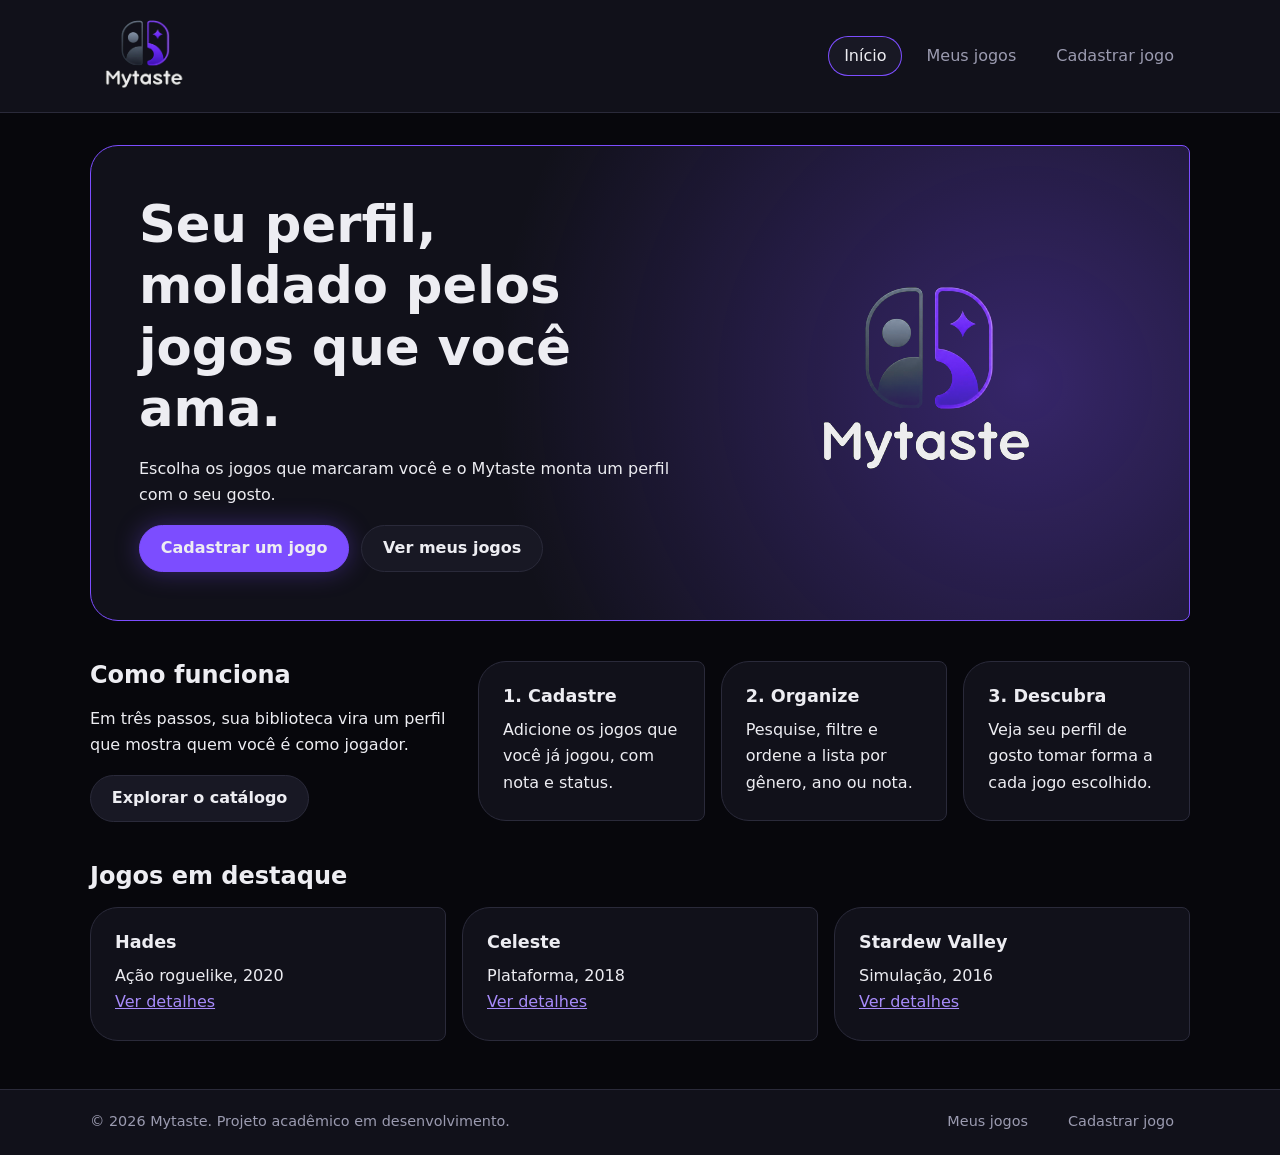
<file: index.html>
<!DOCTYPE html>
<html lang="pt-BR">
<head>
  <meta charset="UTF-8">
  <meta name="viewport" content="width=device-width, initial-scale=1">
  <meta name="description" content="Mytaste: um perfil personalizado a partir dos jogos que você escolhe.">
  <title>Mytaste | Início</title>
  <link rel="icon" href="assets/img/logo-mark.png">
  <link rel="stylesheet" href="assets/css/style.css">
</head>
<body>
  <header class="site-header">
    <a class="brand" href="index.html"><img src="assets/img/logo-completa.png" alt="Mytaste, página inicial" width="480" height="415"></a>
    <nav aria-label="Principal">
      <ul>
        <li><a href="index.html" aria-current="page">Início</a></li>
        <li><a href="pages/jogos.html">Meus jogos</a></li>
        <li><a href="pages/cadastro.html">Cadastrar jogo</a></li>
      </ul>
    </nav>
  </header>

  <main>
    <section class="hero card" aria-labelledby="hero-titulo">
      <div>
        <h1 id="hero-titulo">Seu perfil, moldado pelos jogos que você ama.</h1>
        <p>Escolha os jogos que marcaram você e o Mytaste monta um perfil com o seu gosto.</p>
        <div class="cta">
          <a class="btn btn-primary" href="pages/cadastro.html">Cadastrar um jogo</a>
          <a class="btn" href="pages/jogos.html">Ver meus jogos</a>
        </div>
      </div>
      <img src="assets/img/logo-completa.png" alt="" width="300" height="285">
    </section>

    <section class="split" aria-labelledby="como-titulo">
      <div>
        <h2 id="como-titulo">Como funciona</h2>
        <p>Em três passos, sua biblioteca vira um perfil que mostra quem você é como jogador.</p>
        <a class="btn" href="pages/jogos.html">Explorar o catálogo</a>
      </div>
      <div class="cards">
        <article class="card stack">
          <h3>1. Cadastre</h3>
          <p>Adicione os jogos que você já jogou, com nota e status.</p>
        </article>
        <article class="card stack">
          <h3>2. Organize</h3>
          <p>Pesquise, filtre e ordene a lista por gênero, ano ou nota.</p>
        </article>
        <article class="card stack">
          <h3>3. Descubra</h3>
          <p>Veja seu perfil de gosto tomar forma a cada jogo escolhido.</p>
        </article>
      </div>
    </section>

    <section aria-labelledby="destaques-titulo">
      <h2 id="destaques-titulo">Jogos em destaque</h2>
      <ul class="cards lista-limpa">
        <li class="card stack"><h3>Hades</h3><p>Ação roguelike, 2020</p><a href="pages/detalhes.html">Ver detalhes</a></li>
        <li class="card stack"><h3>Celeste</h3><p>Plataforma, 2018</p><a href="pages/detalhes.html">Ver detalhes</a></li>
        <li class="card stack"><h3>Stardew Valley</h3><p>Simulação, 2016</p><a href="pages/detalhes.html">Ver detalhes</a></li>
      </ul>
    </section>
  </main>

  <footer class="site-footer">
    <p>© 2026 Mytaste. Projeto acadêmico em desenvolvimento.</p>
    <nav aria-label="Rodapé">
      <ul>
        <li><a href="pages/jogos.html">Meus jogos</a></li>
        <li><a href="pages/cadastro.html">Cadastrar jogo</a></li>
      </ul>
    </nav>
  </footer>
</body>
</html>
</file>
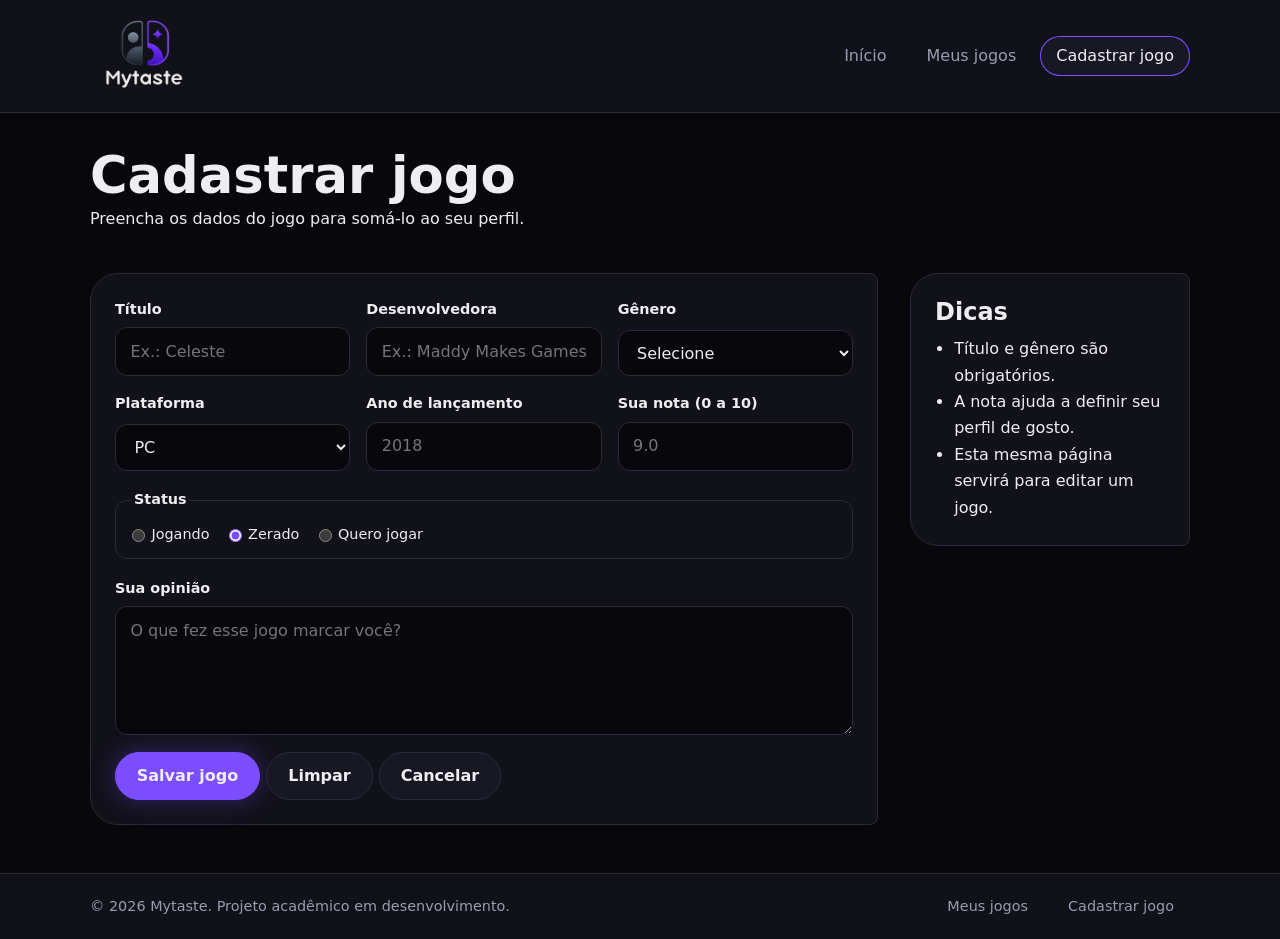
<file: pages/detalhes.html>
<!DOCTYPE html>
<html lang="pt-BR">
<head>
  <meta charset="UTF-8">
  <meta name="viewport" content="width=device-width, initial-scale=1">
  <meta name="description" content="Cadastre um jogo no Mytaste.">
  <title>Mytaste | Cadastrar jogo</title>
  <link rel="icon" href="../assets/img/logo-mark.png">
  <link rel="stylesheet" href="../assets/css/style.css">
</head>
<body>
  <header class="site-header">
    <a class="brand" href="../index.html"><img src="../assets/img/logo-completa.png" alt="Mytaste, página inicial" width="480" height="415"></a>
    <nav aria-label="Principal">
      <ul>
        <li><a href="../index.html">Início</a></li>
        <li><a href="jogos.html">Meus jogos</a></li>
        <li><a href="cadastro.html" aria-current="page">Cadastrar jogo</a></li>
      </ul>
    </nav>
  </header>

  <main>
    <div class="page-title">
      <div>
        <h1>Cadastrar jogo</h1>
        <p>Preencha os dados do jogo para somá-lo ao seu perfil.</p>
      </div>
    </div>

    <div class="layout">
      <section class="card" aria-labelledby="form-titulo">
        <h2 id="form-titulo" class="sr-only">Formulário do jogo</h2>
        <!-- Sem backend nesta etapa: GET evita erro em servidor estático. Trocar por POST e action real depois. -->
        <form action="#" method="get">
          <div class="form-grid">
            <div class="field">
              <label for="titulo">Título</label>
              <input type="text" id="titulo" name="titulo" required placeholder="Ex.: Celeste">
            </div>
            <div class="field">
              <label for="desenvolvedora">Desenvolvedora</label>
              <input type="text" id="desenvolvedora" name="desenvolvedora" placeholder="Ex.: Maddy Makes Games">
            </div>
            <div class="field">
              <label for="genero">Gênero</label>
              <select id="genero" name="genero" required>
                <option value="">Selecione</option>
                <option value="acao">Ação</option>
                <option value="rpg">RPG</option>
                <option value="plataforma">Plataforma</option>
                <option value="simulacao">Simulação</option>
                <option value="estrategia">Estratégia</option>
              </select>
            </div>
            <div class="field">
              <label for="plataforma">Plataforma</label>
              <select id="plataforma" name="plataforma">
                <option value="pc">PC</option>
                <option value="playstation">PlayStation</option>
                <option value="xbox">Xbox</option>
                <option value="switch">Nintendo Switch</option>
                <option value="mobile">Celular</option>
              </select>
            </div>
            <div class="field">
              <label for="ano">Ano de lançamento</label>
              <input type="number" id="ano" name="ano" min="1970" max="2030" placeholder="2018">
            </div>
            <div class="field">
              <label for="nota">Sua nota (0 a 10)</label>
              <input type="number" id="nota" name="nota" min="0" max="10" step="0.1" placeholder="9.0">
            </div>
          </div>

          <fieldset>
            <legend>Status</legend>
            <label><input type="radio" name="status" value="jogando"> Jogando</label>
            <label><input type="radio" name="status" value="zerado" checked> Zerado</label>
            <label><input type="radio" name="status" value="quero"> Quero jogar</label>
          </fieldset>

          <div class="field">
            <label for="descricao">Sua opinião</label>
            <textarea id="descricao" name="descricao" rows="4" placeholder="O que fez esse jogo marcar você?"></textarea>
          </div>

          <div class="actions">
            <button class="btn btn-primary" type="submit">Salvar jogo</button>
            <button class="btn" type="reset">Limpar</button>
            <a class="btn" href="jogos.html">Cancelar</a>
          </div>
        </form>
      </section>

      <aside class="card stack" aria-labelledby="dicas-titulo">
        <h2 id="dicas-titulo">Dicas</h2>
        <ul>
          <li>Título e gênero são obrigatórios.</li>
          <li>A nota ajuda a definir seu perfil de gosto.</li>
          <li>Esta mesma página servirá para editar um jogo.</li>
        </ul>
      </aside>
    </div>
  </main>

  <footer class="site-footer">
    <p>© 2026 Mytaste. Projeto acadêmico em desenvolvimento.</p>
    <nav aria-label="Rodapé">
      <ul>
        <li><a href="jogos.html">Meus jogos</a></li>
        <li><a href="cadastro.html">Cadastrar jogo</a></li>
      </ul>
    </nav>
  </footer>
</body>
</html>
</file>
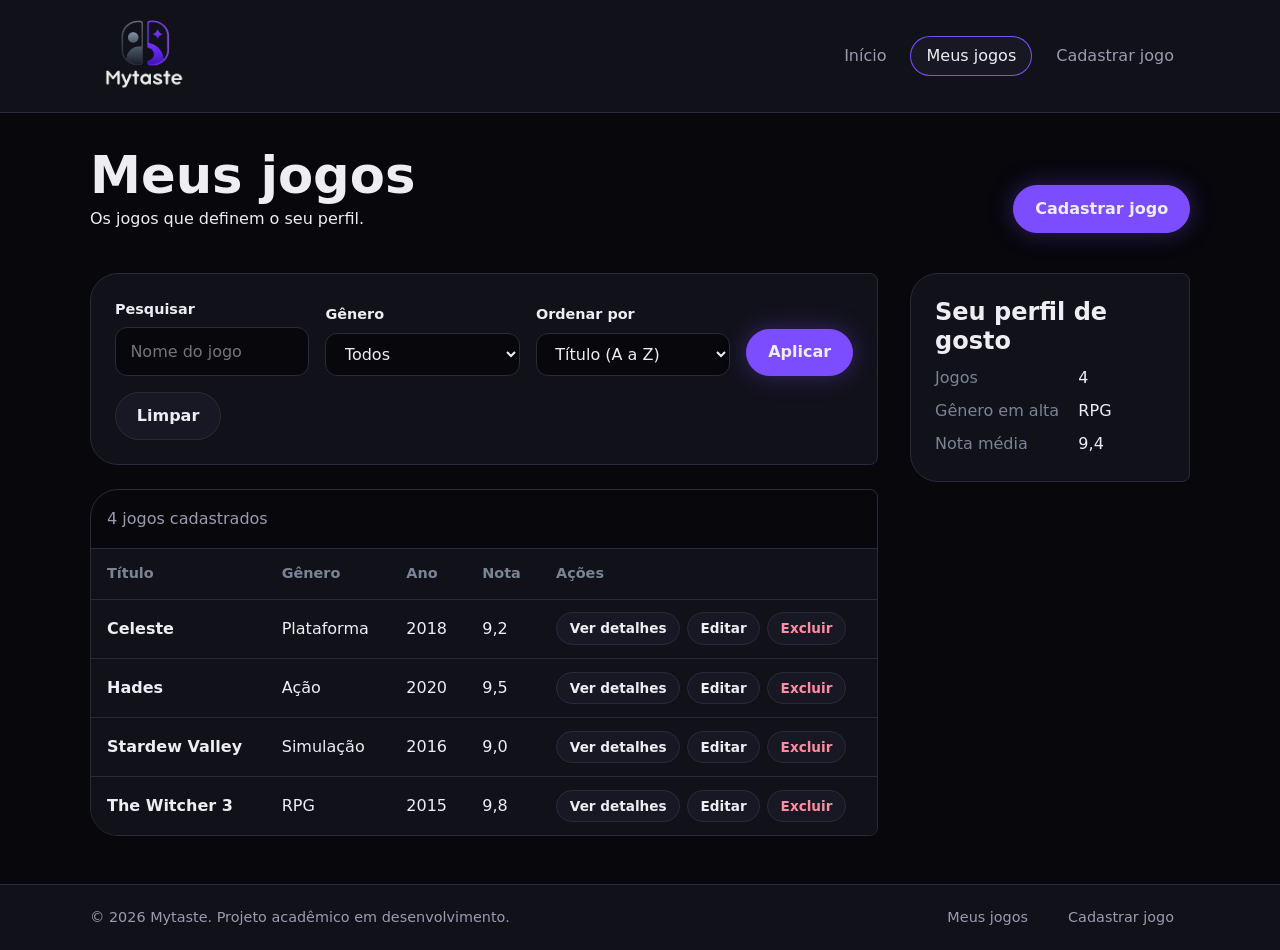
<file: pages/jogos.html>
<!DOCTYPE html>
<html lang="pt-BR">
<head>
  <meta charset="UTF-8">
  <meta name="viewport" content="width=device-width, initial-scale=1">
  <meta name="description" content="Lista dos jogos cadastrados no Mytaste.">
  <title>Mytaste | Meus jogos</title>
  <link rel="icon" href="../assets/img/logo-mark.png">
  <link rel="stylesheet" href="../assets/css/style.css">
</head>
<body>
  <header class="site-header">
    <a class="brand" href="../index.html"><img src="../assets/img/logo-completa.png" alt="Mytaste, página inicial" width="480" height="415"></a>
    <nav aria-label="Principal">
      <ul>
        <li><a href="../index.html">Início</a></li>
        <li><a href="jogos.html" aria-current="page">Meus jogos</a></li>
        <li><a href="cadastro.html">Cadastrar jogo</a></li>
      </ul>
    </nav>
  </header>

  <main>
    <div class="page-title">
      <div>
        <h1>Meus jogos</h1>
        <p>Os jogos que definem o seu perfil.</p>
      </div>
      <a class="btn btn-primary" href="cadastro.html">Cadastrar jogo</a>
    </div>

    <div class="layout">
      <div>
        <section aria-labelledby="busca-titulo">
          <h2 id="busca-titulo" class="sr-only">Pesquisa, filtro e ordenação</h2>
          <form class="toolbar card" role="search" action="#">
            <div class="field">
              <label for="busca">Pesquisar</label>
              <input type="search" id="busca" name="busca" placeholder="Nome do jogo">
            </div>
            <div class="field">
              <label for="genero">Gênero</label>
              <select id="genero" name="genero">
                <option value="">Todos</option>
                <option value="acao">Ação</option>
                <option value="rpg">RPG</option>
                <option value="plataforma">Plataforma</option>
                <option value="simulacao">Simulação</option>
              </select>
            </div>
            <div class="field">
              <label for="ordem">Ordenar por</label>
              <select id="ordem" name="ordem">
                <option value="titulo">Título (A a Z)</option>
                <option value="ano">Ano (mais recente)</option>
                <option value="nota">Nota (maior)</option>
              </select>
            </div>
            <button class="btn btn-primary" type="submit">Aplicar</button>
            <button class="btn" type="reset">Limpar</button>
          </form>
        </section>

        <section aria-labelledby="lista-titulo">
          <h2 id="lista-titulo" class="sr-only">Jogos cadastrados</h2>
          <div class="table-wrap">
            <table>
              <caption>4 jogos cadastrados</caption>
              <thead>
                <tr>
                  <th scope="col">Título</th>
                  <th scope="col">Gênero</th>
                  <th scope="col">Ano</th>
                  <th scope="col">Nota</th>
                  <th scope="col">Ações</th>
                </tr>
              </thead>
              <tbody>
                <tr>
                  <th scope="row">Celeste</th>
                  <td>Plataforma</td>
                  <td>2018</td>
                  <td>9,2</td>
                  <td><div class="actions"><a class="btn btn-sm" href="detalhes.html">Ver detalhes</a><button class="btn btn-sm" type="button">Editar</button><button class="btn btn-sm btn-danger" type="button">Excluir</button></div></td>
                </tr>
                <tr>
                  <th scope="row">Hades</th>
                  <td>Ação</td>
                  <td>2020</td>
                  <td>9,5</td>
                  <td><div class="actions"><a class="btn btn-sm" href="detalhes.html">Ver detalhes</a><button class="btn btn-sm" type="button">Editar</button><button class="btn btn-sm btn-danger" type="button">Excluir</button></div></td>
                </tr>
                <tr>
                  <th scope="row">Stardew Valley</th>
                  <td>Simulação</td>
                  <td>2016</td>
                  <td>9,0</td>
                  <td><div class="actions"><a class="btn btn-sm" href="detalhes.html">Ver detalhes</a><button class="btn btn-sm" type="button">Editar</button><button class="btn btn-sm btn-danger" type="button">Excluir</button></div></td>
                </tr>
                <tr>
                  <th scope="row">The Witcher 3</th>
                  <td>RPG</td>
                  <td>2015</td>
                  <td>9,8</td>
                  <td><div class="actions"><a class="btn btn-sm" href="detalhes.html">Ver detalhes</a><button class="btn btn-sm" type="button">Editar</button><button class="btn btn-sm btn-danger" type="button">Excluir</button></div></td>
                </tr>
              </tbody>
            </table>
          </div>
        </section>
      </div>

      <aside class="card stack" aria-labelledby="perfil-titulo">
        <h2 id="perfil-titulo">Seu perfil de gosto</h2>
        <dl>
          <dt>Jogos</dt><dd>4</dd>
          <dt>Gênero em alta</dt><dd>RPG</dd>
          <dt>Nota média</dt><dd>9,4</dd>
        </dl>
      </aside>
    </div>
  </main>

  <footer class="site-footer">
    <p>© 2026 Mytaste. Projeto acadêmico em desenvolvimento.</p>
    <nav aria-label="Rodapé">
      <ul>
        <li><a href="jogos.html">Meus jogos</a></li>
        <li><a href="cadastro.html">Cadastrar jogo</a></li>
      </ul>
    </nav>
  </footer>
</body>
</html>
</file>
<file: assets/css/style.css>
/* ==========================================================================
   Mytaste | Folha de estilos principal

   Tema escuro (padrão). Todas as cores ficam em variáveis para facilitar
   a criação do modo claro depois.

   ========================================================================== */


/* 1. Fonte
   ========================================================================== */
/*
@import url('https://fonts.googleapis.com/css2?family=Quicksand:wght@500;600;700&display=swap');


/* 2. Variáveis
   ========================================================================== */

   
:root {
  /* Fundos e bordas */
  --bg: #07070c;
  --surface: #11111a;
  --surface-2: #181824;
  --line: #2a2a3a;

  /* Texto */
  --text: #ededf2;
  --muted: #9b9bb0;
  --gray: #7b8494;

  /* Destaque (roxo da logo) */
  --accent: #7c4dff;
  --accent-2: #a78bfa;
  --glow: rgba(124, 77, 255, 0.35);

  /* Estados */
  --danger: #ff8da1;

  /* Forma: ecoa as duas metades da logo */
  --shape: 28px 8px 8px 28px;

  /* Tipografia */
  --font: 'Quicksand', system-ui, sans-serif;

  /* Margem lateral que centraliza o conteúdo em até 1100px */
  --gutter: max(1rem, calc((100% - 1100px) / 2));

  color-scheme: dark;
}


/* 3. Reset e base
   ========================================================================== */

*,
*::before,
*::after {
  box-sizing: border-box;
  margin: 0;
}

body {
  display: flex;
  flex-direction: column;
  min-height: 100vh;
  background: var(--bg);
  color: var(--text);
  font: 500 1rem/1.65 var(--font);
}

h1,
h2,
h3 {
  line-height: 1.2;
}

h1 {
  font-size: clamp(2rem, 5vw, 3.2rem);
  font-weight: 700;
}

h2 {
  font-size: 1.5rem;
}

h3 {
  font-size: 1.1rem;
}

p {
  max-width: 65ch;
}

/* Imagens nunca estouram o container nem deformam */
img {
  display: block;
  max-width: 100%;
  height: auto;
}

a {
  color: var(--accent-2);
}

ul {
  padding-left: 1.2rem;
}

:focus-visible {
  outline: 2px solid var(--accent-2);
  outline-offset: 2px;
}


/* 4. Utilitários
   ========================================================================== */

/* Esconde visualmente, mas mantém o conteúdo para leitores de tela */
.sr-only {
  position: absolute;
  width: 1px;
  height: 1px;
  overflow: hidden;
  clip: rect(0 0 0 0);
}

/* Lista sem marcadores, usada nos destaques da página inicial */
.lista-limpa {
  margin-top: 1rem;
  padding: 0;
  list-style: none;
}

/* Espaçamento vertical entre os filhos diretos (cards de texto) */
.stack > * + * {
  margin-top: 0.6rem;
}


/* 5. Cabeçalho
   ========================================================================== */

.site-header {
  display: flex;
  flex-wrap: wrap;
  align-items: center;
  justify-content: space-between;
  gap: 1rem;
  padding: 0.5rem var(--gutter);
  border-bottom: 1px solid var(--line);
  background: var(--surface);
}

/* Logo completa (símbolo + nome): maior que um logo comum, por isso o cabeçalho não é fixo */
.brand {
  display: block;
}

.brand img {
  width: auto;
  height: clamp(72px, 10vw, 96px);
  mix-blend-mode: lighten; /* esconde o fundo preto da imagem */
}


/* 6. Navegação (cabeçalho e rodapé)
   ========================================================================== */

nav ul {
  display: flex;
  flex-wrap: wrap;
  gap: 0.5rem;
  padding: 0;
  list-style: none;
}

nav a {
  display: block;
  padding: 0.4rem 1rem;
  border-radius: 999px;
  color: var(--muted);
  text-decoration: none;
}

nav a:hover {
  background: var(--surface-2);
  color: var(--text);
}

nav a[aria-current="page"] {
  background: var(--surface-2);
  box-shadow: inset 0 0 0 1px var(--accent);
  color: var(--text);
}


/* 7. Rodapé
   ========================================================================== */

.site-footer {
  display: flex;
  flex-wrap: wrap;
  align-items: center;
  justify-content: space-between;
  gap: 1rem;
  padding: 0.9rem var(--gutter);
  border-top: 1px solid var(--line);
  background: var(--surface);
  color: var(--muted);
  font-size: 0.9rem;
}


/* 8. Estrutura das páginas
   ========================================================================== */

main {
  display: grid;
  flex: 1;
  align-content: start;
  gap: 2.5rem;
  width: min(1100px, 100% - 2rem);
  margin: 0 auto;
  padding: 2rem 0 3rem;
}

/* Título da página com ação à direita */
.page-title {
  display: flex;
  flex-wrap: wrap;
  align-items: end;
  justify-content: space-between;
  gap: 1rem;
}

/* Conteúdo principal + coluna lateral (aside) */
.layout {
  display: grid;
  grid-template-columns: 1fr 280px;
  align-items: start;
  gap: 2rem;
}

.layout > * {
  min-width: 0;
}

.layout > div {
  display: grid;
  gap: 1.5rem;
}

/* Texto de apresentação + cards, lado a lado */
.split {
  display: grid;
  grid-template-columns: 1fr 2fr;
  align-items: start;
  gap: 2rem;
}

.split > div {
  display: grid;
  justify-items: start;
  gap: 1rem;
}

/* Grade de cards que se ajusta à largura disponível */
.cards {
  display: grid;
  grid-template-columns: repeat(auto-fit, minmax(170px, 1fr));
  gap: 1rem;
}


/* 9. Cartões e hero
   ========================================================================== */

.card {
  padding: 1.5rem;
  border: 1px solid var(--line);
  border-radius: var(--shape);
  background: var(--surface);
}

.hero {
  display: grid;
  grid-template-columns: 1.3fr 1fr;
  align-items: center;
  gap: 2rem;
  padding: clamp(1.5rem, 5vw, 3rem);
  border-color: var(--accent);
  background:
    radial-gradient(circle at 85% 50%, var(--glow), transparent 55%),
    var(--surface);
}

.hero > div {
  display: grid;
  justify-items: start;
  gap: 1rem;
}

.hero img {
  justify-self: center;
  width: 100%;
  max-width: 300px;
  mix-blend-mode: lighten;
}

.cta {
  display: flex;
  flex-wrap: wrap;
  gap: 0.75rem;
}


/* 10. Botões
   ========================================================================== */

.btn {
  display: inline-block;
  padding: 0.6rem 1.3rem;
  border: 1px solid var(--line);
  border-radius: 999px;
  background: var(--surface-2);
  color: var(--text);
  font: inherit;
  font-weight: 700;
  text-decoration: none;
  cursor: pointer;
}

.btn:hover {
  border-color: var(--accent-2);
}

.btn-primary {
  border-color: var(--accent);
  background: var(--accent);
  box-shadow: 0 0 24px var(--glow);
}

.btn-danger {
  color: var(--danger);
}

.btn-sm {
  padding: 0.25rem 0.8rem;
  font-size: 0.85rem;
}

/* Grupo de botões lado a lado */
.actions {
  display: flex;
  flex-wrap: wrap;
  gap: 0.4rem;
}


/* 11. Tabela
   ========================================================================== */

/* Permite rolagem horizontal em telas pequenas */
.table-wrap {
  overflow-x: auto;
  border: 1px solid var(--line);
  border-radius: var(--shape);
}

table {
  width: 100%;
  border-collapse: collapse;
  background: var(--surface);
}

caption {
  padding: 1rem;
  color: var(--muted);
  text-align: left;
}

th,
td {
  padding: 0.8rem 1rem;
  border-top: 1px solid var(--line);
  text-align: left;
  white-space: nowrap;
}

thead th {
  color: var(--gray);
  font-size: 0.9rem;
}

tbody tr:hover {
  background: var(--surface-2);
}


/* 12. Formulários
   ========================================================================== */

form {
  display: grid;
  gap: 1.1rem;
}

/* Barra de pesquisa, filtro e ordenação */
form.toolbar {
  display: flex;
  flex-wrap: wrap;
  align-items: end;
  gap: 1rem;
}

.toolbar .field {
  flex: 1 1 160px;
}

/* Campos do cadastro em colunas responsivas */
.form-grid {
  display: grid;
  grid-template-columns: repeat(auto-fit, minmax(220px, 1fr));
  gap: 1rem;
}

.field {
  display: grid;
  gap: 0.35rem;
}

label,
legend {
  font-size: 0.9rem;
  font-weight: 700;
}

input,
select,
textarea {
  width: 100%;
  padding: 0.65rem 0.9rem;
  border: 1px solid var(--line);
  border-radius: 12px;
  background: var(--bg);
  color: var(--text);
  font: inherit;
}

textarea {
  resize: vertical;
}

fieldset {
  display: flex;
  flex-wrap: wrap;
  gap: 0.5rem 1.2rem;
  padding: 0.7rem 1rem;
  border: 1px solid var(--line);
  border-radius: 12px;
}

fieldset label {
  display: flex;
  align-items: center;
  gap: 0.4rem;
  font-weight: 500;
}

fieldset input {
  width: auto;
  accent-color: var(--accent);
}


/* 13. Detalhes do jogo
   ========================================================================== */

.detail {
  display: grid;
  grid-template-columns: 240px 1fr;
  gap: 2rem;
}

.detail > div {
  display: grid;
  align-content: start;
  justify-items: start;
  gap: 1rem;
}

figure {
  display: grid;
  place-items: center;
  aspect-ratio: 3 / 4;
  padding: 1rem;
  border: 1px solid var(--line);
  border-radius: var(--shape);
  background: var(--surface-2);
}

figure img {
  width: 70%;
  mix-blend-mode: lighten;
}

figcaption {
  color: var(--muted);
  font-size: 0.85rem;
}

dl {
  display: grid;
  grid-template-columns: auto 1fr;
  gap: 0.4rem 1.2rem;
}

dt {
  color: var(--gray);
}

dd {
  margin: 0;
}

.badge {
  display: inline-block;
  padding: 0.1rem 0.75rem;
  border-radius: 999px;
  background: var(--accent);
  font-size: 0.85rem;
  font-weight: 700;
}


/* 14. Responsivo
   ========================================================================== */

@media (max-width: 760px) {
  .hero,
  .split,
  .layout,
  .detail {
    grid-template-columns: 1fr;
  }

  figure {
    max-width: 240px;
    aspect-ratio: auto;
  }
}
</file>
